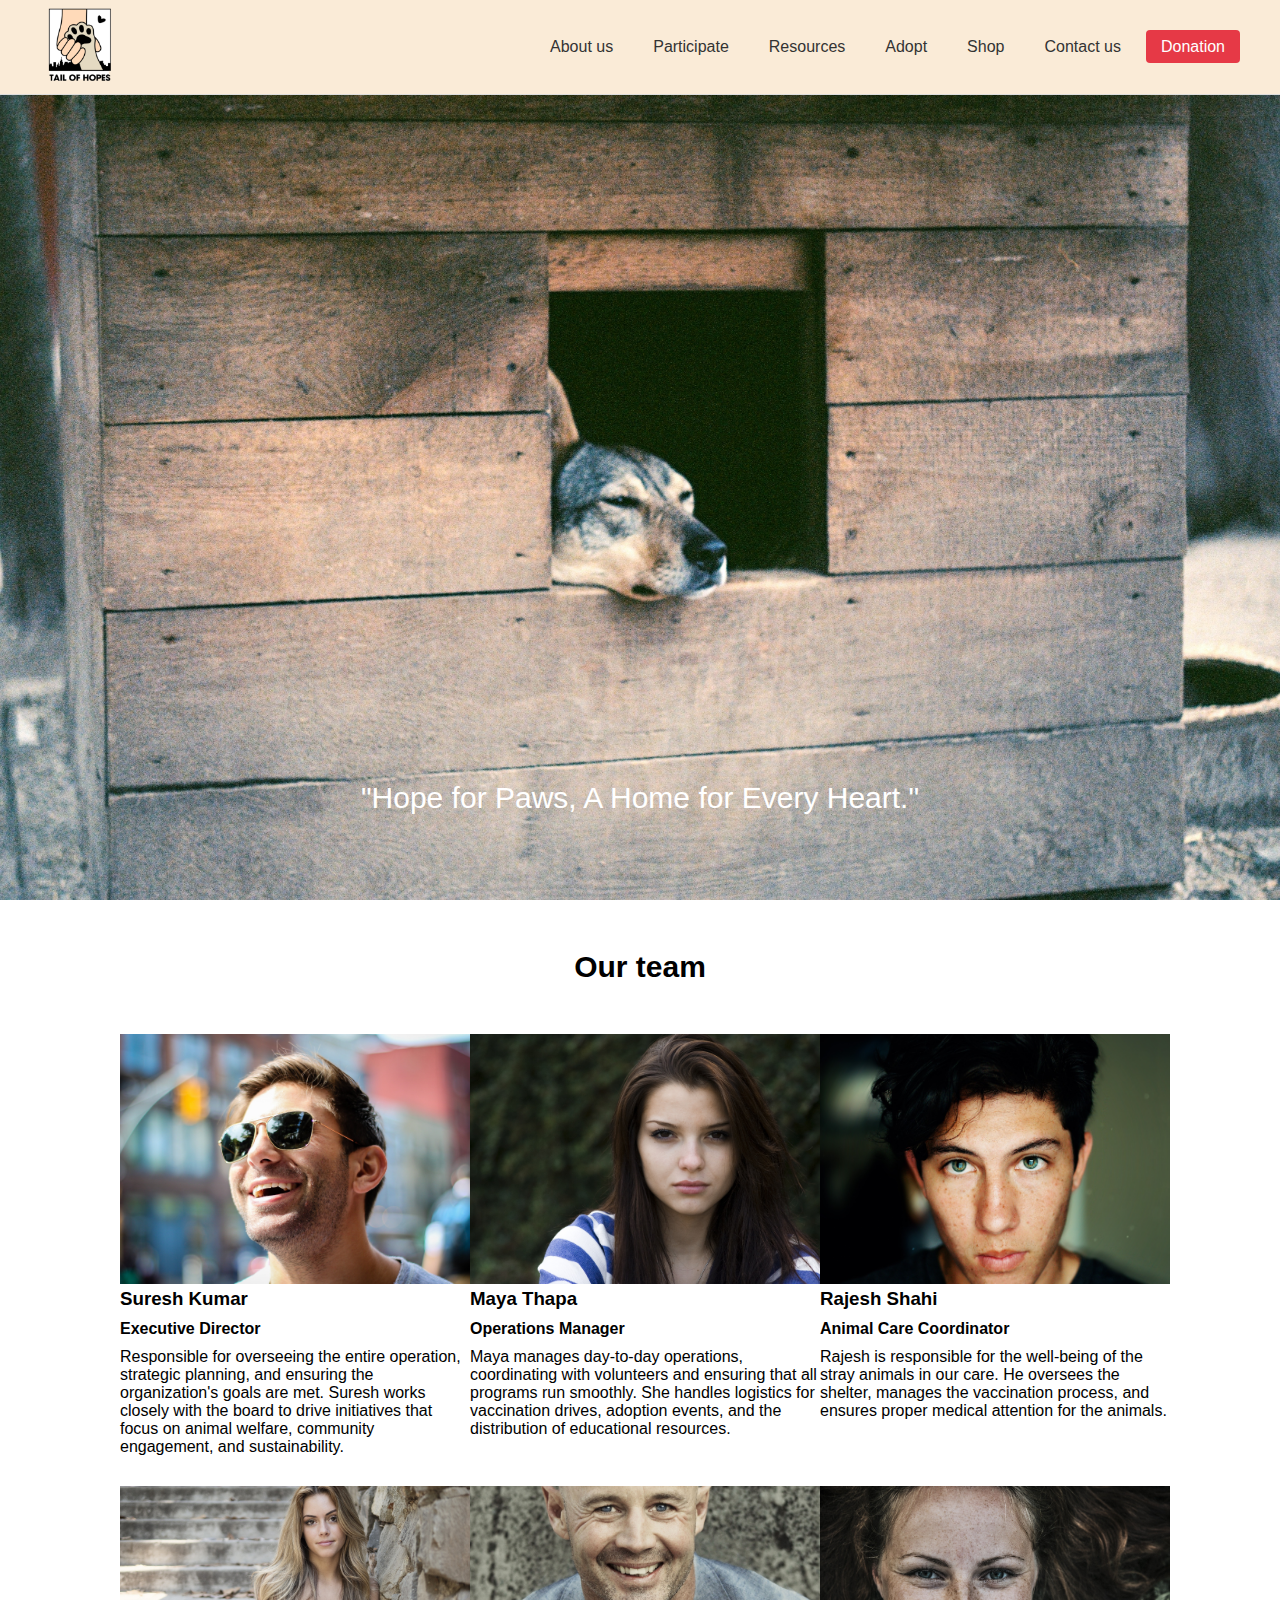
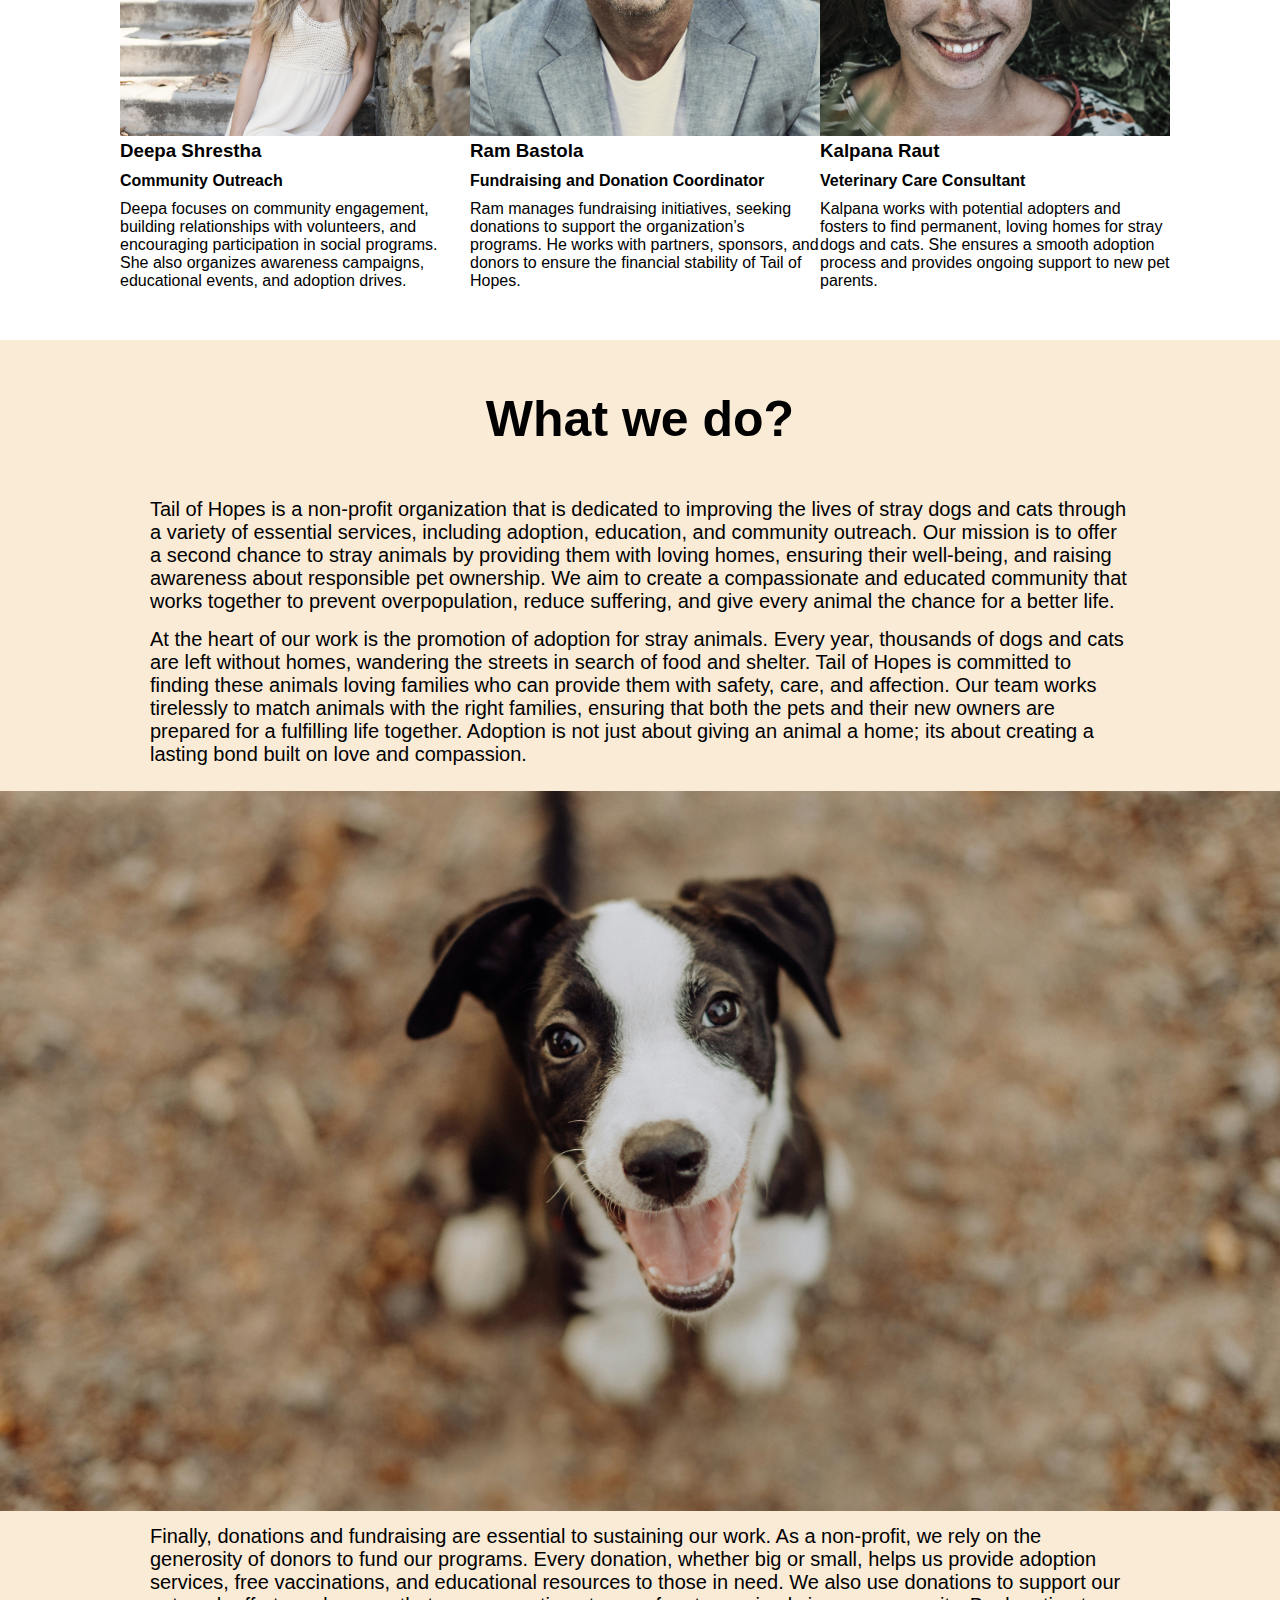
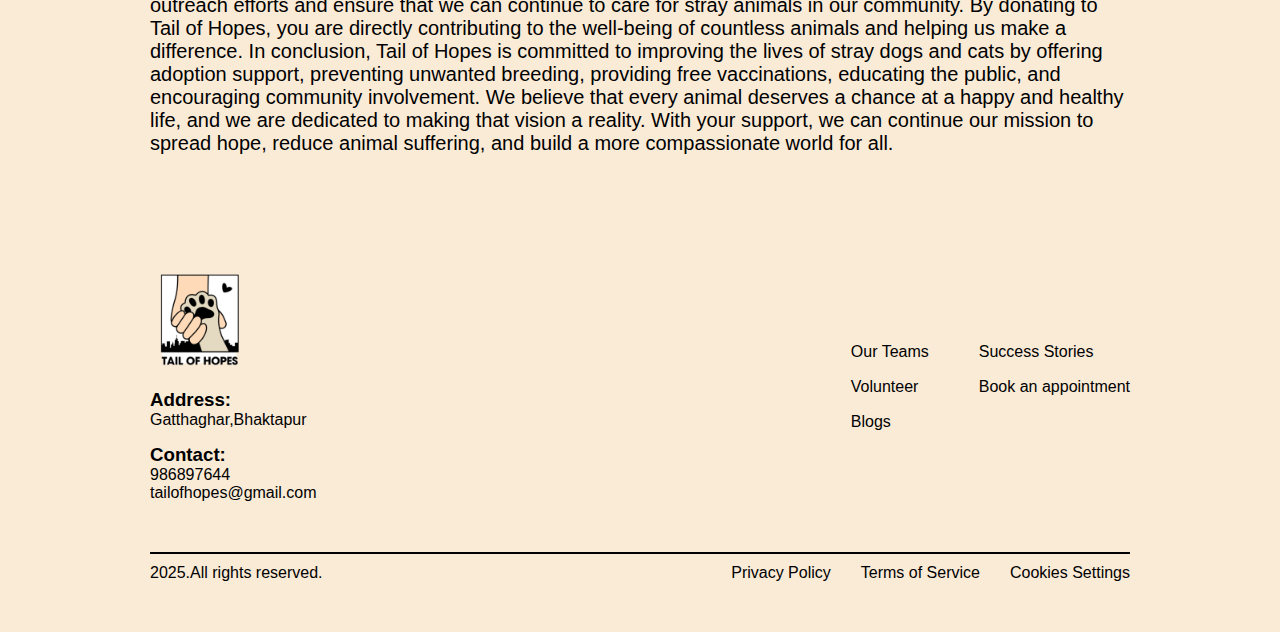
<file: otherPages/about.html>
<!DOCTYPE html>
<html lang="en">
  <head>
    <meta charset="UTF-8" />
    <meta name="viewport" content="width=device-width, initial-scale=1.0" />
    <title>About Us</title>
    <link rel="stylesheet" href="../stylesFiles/aboutStyle.css" />
    <link rel="stylesheet" href="../defaultStyle.css" />
  </head>
  <body>
    <!-- first section -->
    <section class="aboutsectionOne">
      <!-- Nav Bar -->
      <header>
        <div class="logo">
          <a href="../index.html"
            ><img
              src="../assets/logo.png"
              alt="Tail of Hopes Logo"
              class="logo-img"
          /></a>
        </div>
        <nav>
          <ul>
            <li><a href="../otherPages/about.html">About us</a></li>
            <li><a href="../otherPages/participate.html">Participate</a></li>
            <li><a href="../otherPages/blogs.html">Resources</a></li>
            <li><a href="../otherPages/Adopt.html">Adopt</a></li>
            <li><a href="../otherPages/shop.html">Shop</a></li>
            <li><a href="../otherPages/contactUs.html">Contact us</a></li>
            <li>
              <a href="../otherPages/donation.html" class="donation-btn"
                >Donation</a
              >
            </li>
          </ul>
        </nav>
      </header>

      <!-- Hero Section -->
      <div class="heroSection">
        <p>"Hope for Paws, A Home for Every Heart."</p>
      </div>
    </section>

    <section class="OurTeam">
      <h1>Our team</h1>
      <div class="OurTeamFirst">
        <div>
          <img src="../assets/happy-1836445_1920.jpg" alt="image" />
          <h3>Suresh Kumar</h3>
          <p class="semiBold">Executive Director</p>
          <p>
            Responsible for overseeing the entire operation, strategic planning,
            and ensuring the organization's goals are met. Suresh works closely
            with the board to drive initiatives that focus on animal welfare,
            community engagement, and sustainability.
          </p>
        </div>
        <div>
          <img src="../assets/woman-1132617_1920.jpg" alt="image" />
          <h3>Maya Thapa</h3>
          <p class="semiBold">Operations Manager</p>
          <p>
            Maya manages day-to-day operations, coordinating with volunteers and
            ensuring that all programs run smoothly. She handles logistics for
            vaccination drives, adoption events, and the distribution of
            educational resources.
          </p>
        </div>
        <div>
          <img src="../assets/portrait-3353699_1920.jpg" alt="image" />
          <h3>Rajesh Shahi</h3>
          <p class="semiBold">Animal Care Coordinator</p>
          <p>
            Rajesh is responsible for the well-being of the stray animals in our
            care. He oversees the shelter, manages the vaccination process, and
            ensures proper medical attention for the animals.
          </p>
        </div>
      </div>

      <div class="OurTeamSecond">
        <div>
          <img src="../assets/woman-1274056_1920.jpg" alt="image" />
          <h3>Deepa Shrestha</h3>
          <p class="semiBold">Community Outreach</p>
          <p>
            Deepa focuses on community engagement, building relationships with
            volunteers, and encouraging participation in social programs. She
            also organizes awareness campaigns, educational events, and adoption
            drives.
          </p>
        </div>
        <div>
          <img src="../assets/man-1690965_1920.jpg" alt="image" />
          <h3>Ram Bastola</h3>
          <p class="semiBold">Fundraising and Donation Coordinator</p>
          <p>
            Ram manages fundraising initiatives, seeking donations to support
            the organization’s programs. He works with partners, sponsors, and
            donors to ensure the financial stability of Tail of Hopes.
          </p>
        </div>
        <div>
          <img src="../assets/woman-1867431_1920.jpg" alt="image" />
          <h3>Kalpana Raut</h3>
          <p class="semiBold">Veterinary Care Consultant</p>
          <p>
            Kalpana works with potential adopters and fosters to find permanent,
            loving homes for stray dogs and cats. She ensures a smooth adoption
            process and provides ongoing support to new pet parents.
          </p>
        </div>
      </div>
    </section>

    <section class="WhatWeDo">
      <div>
        <h1>What we do?</h1>
      </div>
      <p>
        Tail of Hopes is a non-profit organization that is dedicated to
        improving the lives of stray dogs and cats through a variety of
        essential services, including adoption, education, and community
        outreach. Our mission is to offer a second chance to stray animals by
        providing them with loving homes, ensuring their well-being, and raising
        awareness about responsible pet ownership. We aim to create a
        compassionate and educated community that works together to prevent
        overpopulation, reduce suffering, and give every animal the chance for a
        better life.
      </p>
      <p>
        At the heart of our work is the promotion of adoption for stray animals.
        Every year, thousands of dogs and cats are left without homes, wandering
        the streets in search of food and shelter. Tail of Hopes is committed to
        finding these animals loving families who can provide them with safety,
        care, and affection. Our team works tirelessly to match animals with the
        right families, ensuring that both the pets and their new owners are
        prepared for a fulfilling life together. Adoption is not just about
        giving an animal a home; its about creating a lasting bond built on love
        and compassion.
      </p>

      <img
        src="../assets/celine-druguet-v8tLHuBZDr0-unsplash.jpg"
        alt="image"
      />

      <p>
        Finally, donations and fundraising are essential to sustaining our work.
        As a non-profit, we rely on the generosity of donors to fund our
        programs. Every donation, whether big or small, helps us provide
        adoption services, free vaccinations, and educational resources to those
        in need. We also use donations to support our outreach efforts and
        ensure that we can continue to care for stray animals in our community.
        By donating to Tail of Hopes, you are directly contributing to the
        well-being of countless animals and helping us make a difference. In
        conclusion, Tail of Hopes is committed to improving the lives of stray
        dogs and cats by offering adoption support, preventing unwanted
        breeding, providing free vaccinations, educating the public, and
        encouraging community involvement. We believe that every animal deserves
        a chance at a happy and healthy life, and we are dedicated to making
        that vision a reality. With your support, we can continue our mission to
        spread hope, reduce animal suffering, and build a more compassionate
        world for all.
      </p>
    </section>

    <section class="footer">
      <div class="footer-inside">
        <div class="footer-left-div">
          <img src="../assets/logo.png" alt="Logo" />
          <div class="first">
            <h3>Address:</h3>
            <p>Gatthaghar,Bhaktapur</p>
          </div>
          <div class="second">
            <h3>Contact:</h3>
            <p>986897644</p>
            <p>tailofhopes@gmail.com</p>
          </div>
        </div>
        <div class="footer-right-div">
          <div class="first">
            <p>Our Teams</p>
            <p>Volunteer</p>
            <p>Blogs</p>
          </div>
          <div class="second">
            <p>Success Stories</p>
            <p>Book an appointment</p>
          </div>
        </div>
      </div>
      <hr class="line" />

      <div class="footer-last">
        <p>2025.All rights reserved.</p>
        <div>
          <p>Privacy Policy</p>
          <p>Terms of Service</p>
          <p>Cookies Settings</p>
        </div>
      </div>
    </section>
  </body>
</html>
</file>
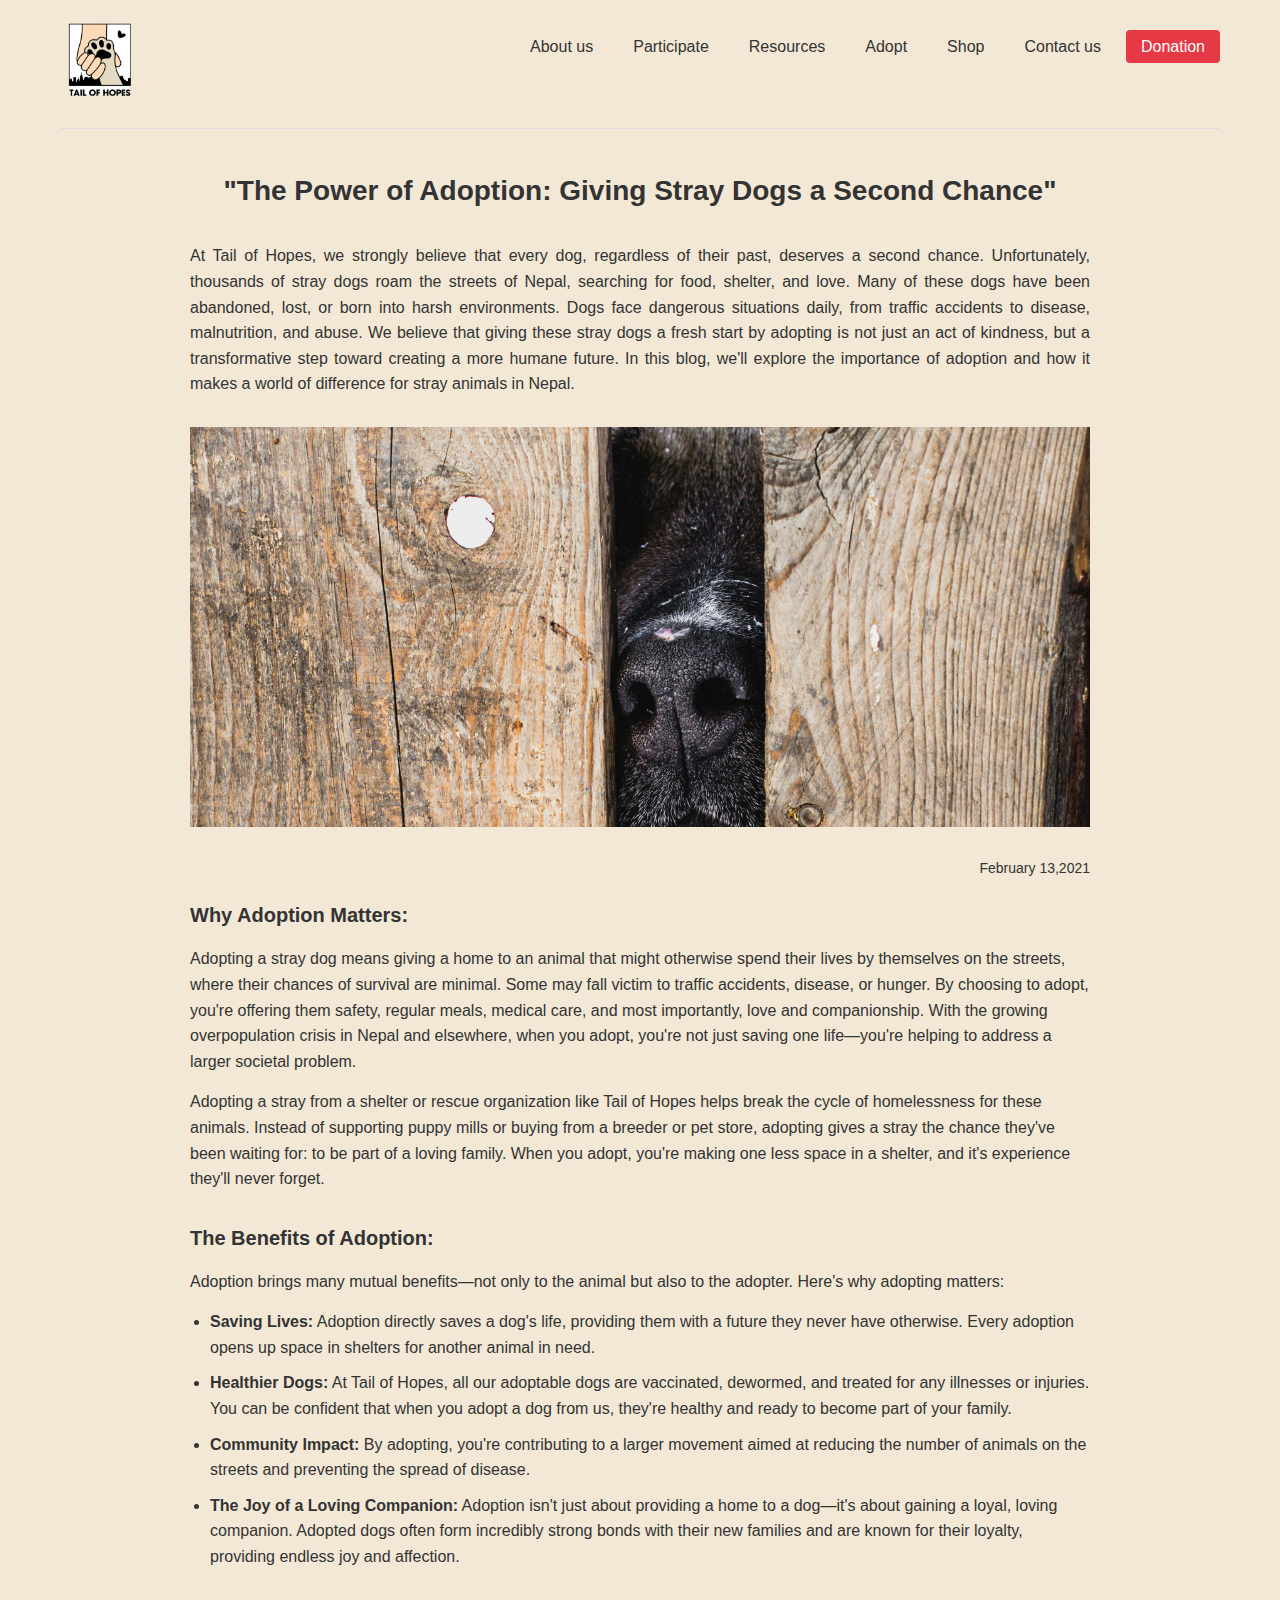
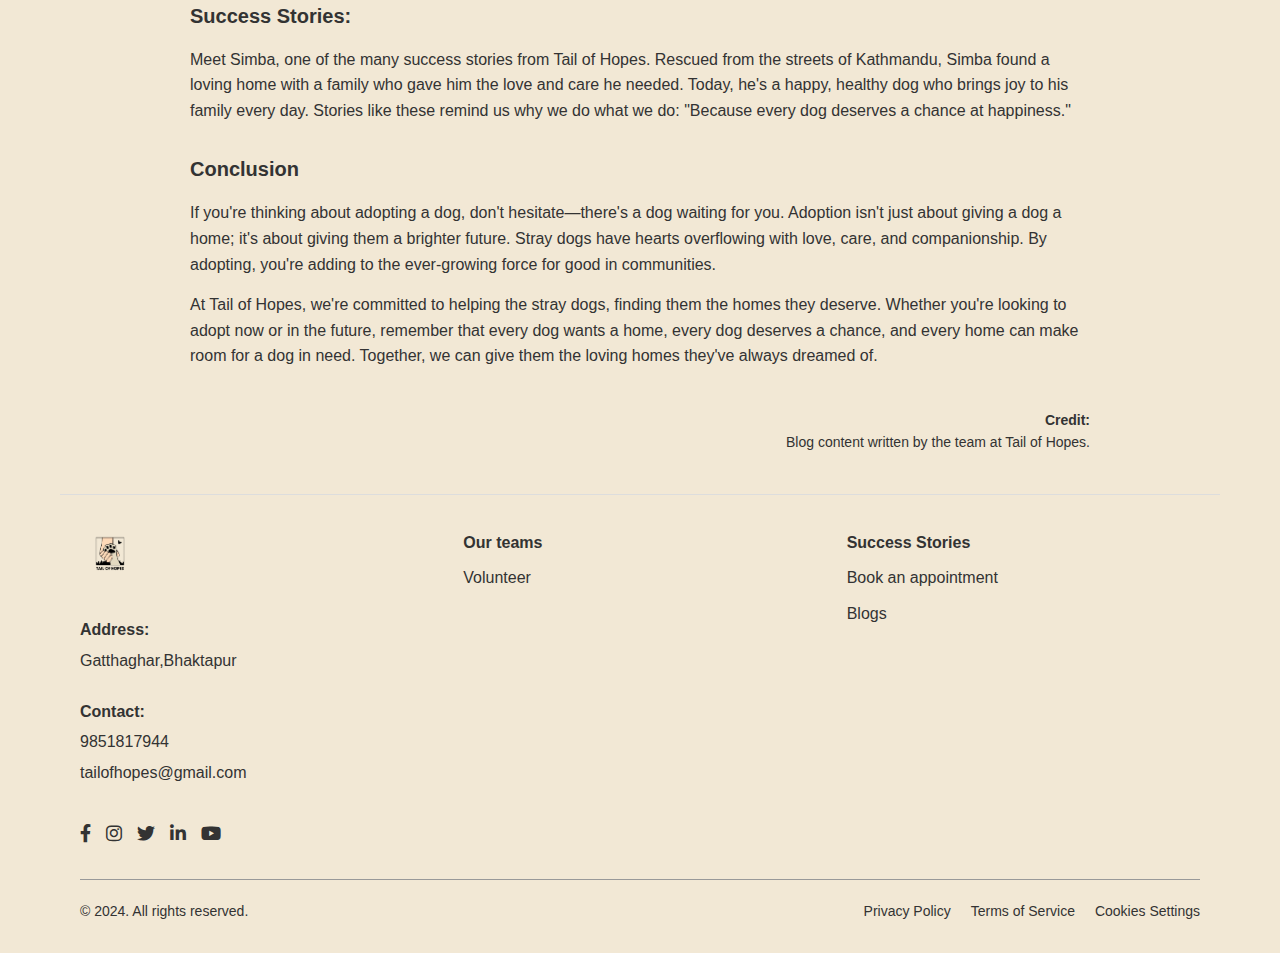
<file: otherPages/blog1.html>
<!DOCTYPE html>
<html lang="en">
  <head>
    <meta charset="UTF-8" />
    <meta name="viewport" content="width=device-width, initial-scale=1.0" />
    <title>The Power of Adoption - Tail of Hopes</title>
    <link
      rel="stylesheet"
      href="https://cdnjs.cloudflare.com/ajax/libs/font-awesome/6.0.0-beta3/css/all.min.css"
    />
    <link rel="stylesheet" href="../stylesFiles/blog1.css" />
  </head>
  <body>
    <div class="container">
      <header>
        <div class="logo">
          <a href="../index.html"
            ><img
              src="../assets/logo.png"
              alt="Tail of Hopes Logo"
              class="logo-img"
          /></a>
        </div>
        <nav>
          <ul>
            <li><a href="../otherPages/about.html">About us</a></li>
            <li><a href="../otherPages/participate.html">Participate</a></li>
            <li><a href="../otherPages/blogs.html">Resources</a></li>
            <li><a href="../otherPages/Adopt.html">Adopt</a></li>
            <li><a href="../otherPages/shop.html">Shop</a></li>
            <li><a href="../otherPages/contactUs.html">Contact us</a></li>
            <li>
              <a href="../otherPages/donation.html" class="donation-btn"
                >Donation</a
              >
            </li>
          </ul>
        </nav>
      </header>

      <main>
        <article>
          <h1>"The Power of Adoption: Giving Stray Dogs a Second Chance"</h1>

          <p class="intro-text">
            At Tail of Hopes, we strongly believe that every dog, regardless of
            their past, deserves a second chance. Unfortunately, thousands of
            stray dogs roam the streets of Nepal, searching for food, shelter,
            and love. Many of these dogs have been abandoned, lost, or born into
            harsh environments. Dogs face dangerous situations daily, from
            traffic accidents to disease, malnutrition, and abuse. We believe
            that giving these stray dogs a fresh start by adopting is not just
            an act of kindness, but a transformative step toward creating a more
            humane future. In this blog, we'll explore the importance of
            adoption and how it makes a world of difference for stray animals in
            Nepal.
          </p>

          <div class="dog-image">
            <img
              src="../assets/crazy-cake-ughGG52S0Ts-unsplash.jpg"
              alt="Dog peeking through wooden planks"
            />
          </div>

          <div class="date">February 13,2021</div>

          <section class="adoption-section">
            <h2>Why Adoption Matters:</h2>
            <p>
              Adopting a stray dog means giving a home to an animal that might
              otherwise spend their lives by themselves on the streets, where
              their chances of survival are minimal. Some may fall victim to
              traffic accidents, disease, or hunger. By choosing to adopt,
              you're offering them safety, regular meals, medical care, and most
              importantly, love and companionship. With the growing
              overpopulation crisis in Nepal and elsewhere, when you adopt,
              you're not just saving one life—you're helping to address a larger
              societal problem.
            </p>
            <p>
              Adopting a stray from a shelter or rescue organization like Tail
              of Hopes helps break the cycle of homelessness for these animals.
              Instead of supporting puppy mills or buying from a breeder or pet
              store, adopting gives a stray the chance they've been waiting for:
              to be part of a loving family. When you adopt, you're making one
              less space in a shelter, and it's experience they'll never forget.
            </p>
          </section>

          <section class="benefits-section">
            <h2>The Benefits of Adoption:</h2>
            <p>
              Adoption brings many mutual benefits—not only to the animal but
              also to the adopter. Here's why adopting matters:
            </p>
            <ul>
              <li>
                <strong>Saving Lives:</strong> Adoption directly saves a dog's
                life, providing them with a future they never have otherwise.
                Every adoption opens up space in shelters for another animal in
                need.
              </li>
              <li>
                <strong>Healthier Dogs:</strong> At Tail of Hopes, all our
                adoptable dogs are vaccinated, dewormed, and treated for any
                illnesses or injuries. You can be confident that when you adopt
                a dog from us, they're healthy and ready to become part of your
                family.
              </li>
              <li>
                <strong>Community Impact:</strong> By adopting, you're
                contributing to a larger movement aimed at reducing the number
                of animals on the streets and preventing the spread of disease.
              </li>
              <li>
                <strong>The Joy of a Loving Companion:</strong> Adoption isn't
                just about providing a home to a dog—it's about gaining a loyal,
                loving companion. Adopted dogs often form incredibly strong
                bonds with their new families and are known for their loyalty,
                providing endless joy and affection.
              </li>
            </ul>
          </section>

          <section class="success-section">
            <h2>Success Stories:</h2>
            <p>
              Meet Simba, one of the many success stories from Tail of Hopes.
              Rescued from the streets of Kathmandu, Simba found a loving home
              with a family who gave him the love and care he needed. Today,
              he's a happy, healthy dog who brings joy to his family every day.
              Stories like these remind us why we do what we do: "Because every
              dog deserves a chance at happiness."
            </p>
          </section>

          <section class="conclusion-section">
            <h2>Conclusion</h2>
            <p>
              If you're thinking about adopting a dog, don't hesitate—there's a
              dog waiting for you. Adoption isn't just about giving a dog a
              home; it's about giving them a brighter future. Stray dogs have
              hearts overflowing with love, care, and companionship. By
              adopting, you're adding to the ever-growing force for good in
              communities.
            </p>
            <p>
              At Tail of Hopes, we're committed to helping the stray dogs,
              finding them the homes they deserve. Whether you're looking to
              adopt now or in the future, remember that every dog wants a home,
              every dog deserves a chance, and every home can make room for a
              dog in need. Together, we can give them the loving homes they've
              always dreamed of.
            </p>
          </section>

          <div class="credits">
            <p><strong>Credit:</strong></p>
            <p>Blog content written by the team at Tail of Hopes.</p>
          </div>
        </article>
      </main>

      <footer>
        <div class="container">
          <div class="footer-content">
            <div class="footer-info">
              <div class="footer-logo">
                <img
                  src="../assets/White_Illustrative_Dog_Shelter_Logo-removebg-preview.png"
                  alt="Tail of Hopes Logo"
                  class="logo-img-small"
                />
              </div>

              <div class="address">
                <p><strong>Address:</strong></p>
                <p>Gatthaghar,Bhaktapur</p>
              </div>

              <div class="contact">
                <p><strong>Contact:</strong></p>
                <p>9851817944</p>
                <p>tailofhopes@gmail.com</p>
              </div>

              <div class="social-media">
                <a href="#"><i class="fab fa-facebook-f"></i></a>
                <a href="#"><i class="fab fa-instagram"></i></a>
                <a href="#"><i class="fab fa-twitter"></i></a>
                <a href="#"><i class="fab fa-linkedin-in"></i></a>
                <a href="#"><i class="fab fa-youtube"></i></a>
              </div>
            </div>

            <div class="our-team">
              <p><strong>Our teams</strong></p>
              <p>Volunteer</p>
            </div>

            <div class="success-stories">
              <p><strong>Success Stories</strong></p>
              <p>Book an appointment</p>
              <p>Blogs</p>
            </div>
          </div>

          <div class="footer-bottom">
            <p>© 2024. All rights reserved.</p>
            <div class="footer-policies">
              <a href="#">Privacy Policy</a>
              <a href="#">Terms of Service</a>
              <a href="#">Cookies Settings</a>
            </div>
          </div>
        </div>
      </footer>
    </div>
  </body>
</html>
</file>
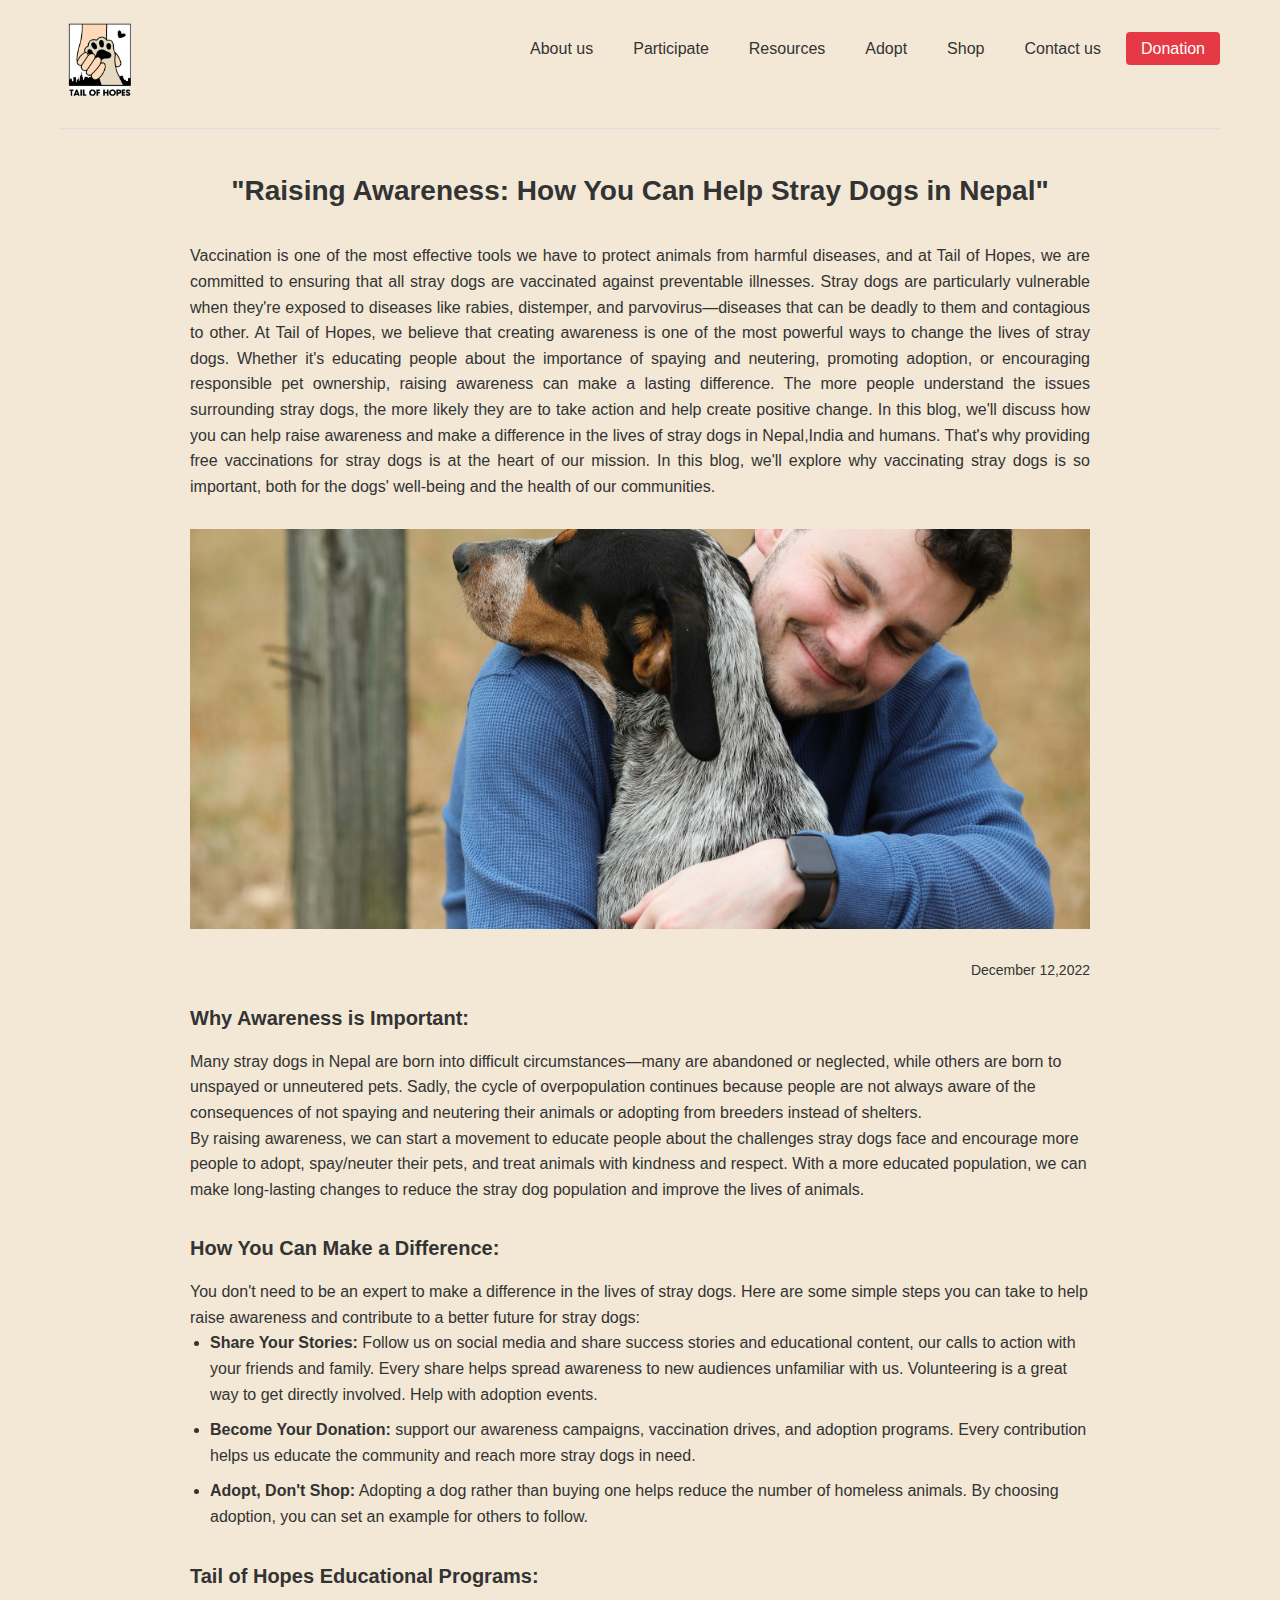
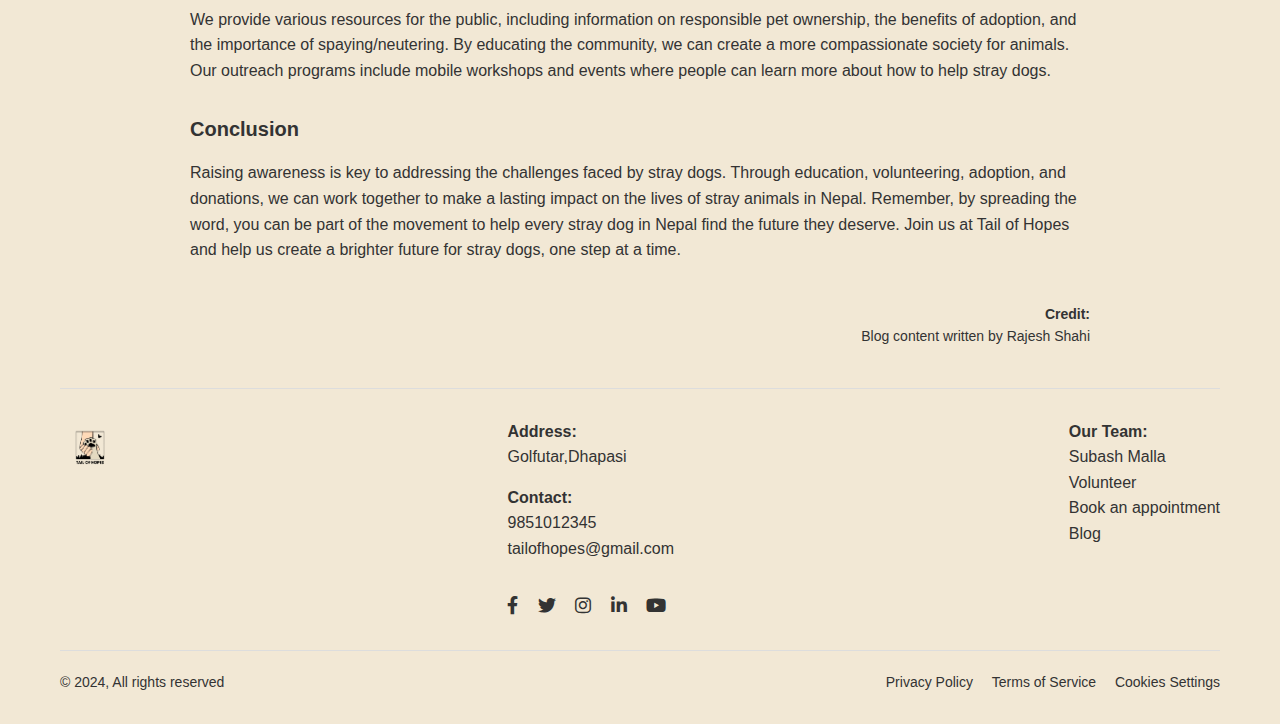
<file: otherPages/blog3.html>
<!DOCTYPE html>
<html lang="en">
  <head>
    <meta charset="UTF-8" />
    <meta name="viewport" content="width=device-width, initial-scale=1.0" />
    <title>Blog 3</title>
    <link rel="stylesheet" href="../stylesFiles/blog3.css" />
    <link
      rel="stylesheet"
      href="https://cdnjs.cloudflare.com/ajax/libs/font-awesome/6.0.0-beta3/css/all.min.css"
    />
  </head>
  <body>
    <div class="container">
      <header>
        <div class="logo">
          <a href="../index.html"
            ><img
              src="../assets/logo.png"
              alt="Tail of Hopes Logo"
              class="logo-img"
          /></a>
        </div>
        <nav>
          <ul>
            <li><a href="../otherPages/about.html">About us</a></li>
            <li><a href="../otherPages/participate.html">Participate</a></li>
            <li><a href="../otherPages/blogs.html">Resources</a></li>
            <li><a href="../otherPages/Adopt.html">Adopt</a></li>
            <li><a href="../otherPages/shop.html">Shop</a></li>
            <li><a href="../otherPages/contactUs.html">Contact us</a></li>
            <li>
              <a href="../otherPages/donation.html" class="donation-btn"
                >Donation</a
              >
            </li>
          </ul>
        </nav>
      </header>

      <main>
        <article>
          <h1>"Raising Awareness: How You Can Help Stray Dogs in Nepal"</h1>

          <p class="intro-text">
            Vaccination is one of the most effective tools we have to protect
            animals from harmful diseases, and at Tail of Hopes, we are
            committed to ensuring that all stray dogs are vaccinated against
            preventable illnesses. Stray dogs are particularly vulnerable when
            they're exposed to diseases like rabies, distemper, and
            parvovirus—diseases that can be deadly to them and contagious to
            other. At Tail of Hopes, we believe that creating awareness is one
            of the most powerful ways to change the lives of stray dogs. Whether
            it's educating people about the importance of spaying and neutering,
            promoting adoption, or encouraging responsible pet ownership,
            raising awareness can make a lasting difference. The more people
            understand the issues surrounding stray dogs, the more likely they
            are to take action and help create positive change. In this blog,
            we'll discuss how you can help raise awareness and make a difference
            in the lives of stray dogs in Nepal,India and humans. That's why
            providing free vaccinations for stray dogs is at the heart of our
            mission. In this blog, we'll explore why vaccinating stray dogs is
            so important, both for the dogs' well-being and the health of our
            communities.
          </p>

          <div class="dog-image">
            <img
              src="../assets/cynthia-smith-vDs0MCYkfQ4-unsplash.jpg"
              alt="Person with stray dog"
            />
          </div>

          <div class="date">December 12,2022</div>

          <section class="awareness-section">
            <h2>Why Awareness is Important:</h2>
            <p>
              Many stray dogs in Nepal are born into difficult
              circumstances—many are abandoned or neglected, while others are
              born to unspayed or unneutered pets. Sadly, the cycle of
              overpopulation continues because people are not always aware of
              the consequences of not spaying and neutering their animals or
              adopting from breeders instead of shelters.
            </p>
            <p>
              By raising awareness, we can start a movement to educate people
              about the challenges stray dogs face and encourage more people to
              adopt, spay/neuter their pets, and treat animals with kindness and
              respect. With a more educated population, we can make long-lasting
              changes to reduce the stray dog population and improve the lives
              of animals.
            </p>
          </section>

          <section class="difference-section">
            <h2>How You Can Make a Difference:</h2>
            <p>
              You don't need to be an expert to make a difference in the lives
              of stray dogs. Here are some simple steps you can take to help
              raise awareness and contribute to a better future for stray dogs:
            </p>
            <ul>
              <li>
                <strong>Share Your Stories:</strong> Follow us on social media
                and share success stories and educational content, our calls to
                action with your friends and family. Every share helps spread
                awareness to new audiences unfamiliar with us. Volunteering is a
                great way to get directly involved. Help with adoption events.
              </li>
              <li>
                <strong>Become Your Donation:</strong> support our awareness
                campaigns, vaccination drives, and adoption programs. Every
                contribution helps us educate the community and reach more stray
                dogs in need.
              </li>
              <li>
                <strong>Adopt, Don't Shop:</strong> Adopting a dog rather than
                buying one helps reduce the number of homeless animals. By
                choosing adoption, you can set an example for others to follow.
              </li>
            </ul>
          </section>

          <section class="programs-section">
            <h2>Tail of Hopes Educational Programs:</h2>
            <p>
              We provide various resources for the public, including information
              on responsible pet ownership, the benefits of adoption, and the
              importance of spaying/neutering. By educating the community, we
              can create a more compassionate society for animals. Our outreach
              programs include mobile workshops and events where people can
              learn more about how to help stray dogs.
            </p>
          </section>

          <section class="conclusion-section">
            <h2>Conclusion</h2>
            <p>
              Raising awareness is key to addressing the challenges faced by
              stray dogs. Through education, volunteering, adoption, and
              donations, we can work together to make a lasting impact on the
              lives of stray animals in Nepal. Remember, by spreading the word,
              you can be part of the movement to help every stray dog in Nepal
              find the future they deserve. Join us at Tail of Hopes and help us
              create a brighter future for stray dogs, one step at a time.
            </p>
          </section>

          <div class="credits">
            <p><strong>Credit:</strong></p>
            <p>Blog content written by Rajesh Shahi</p>
          </div>
        </article>
      </main>

      <footer>
        <div class="footer-content">
          <div class="footer-logo">
            <img
              src="../assets/White_Illustrative_Dog_Shelter_Logo-removebg-preview.png"
              alt="Tail of Hopes Logo"
              class="logo-img-small"
            />
          </div>

          <div class="footer-info">
            <div class="address">
              <p><strong>Address:</strong></p>
              <p>Golfutar,Dhapasi</p>
            </div>

            <div class="contact">
              <p><strong>Contact:</strong></p>
              <p>9851012345</p>
              <p>tailofhopes@gmail.com</p>
            </div>

            <div class="social-media">
              <a href="#"><i class="fab fa-facebook-f"></i></a>
              <a href="#"><i class="fab fa-twitter"></i></a>
              <a href="#"><i class="fab fa-instagram"></i></a>
              <a href="#"><i class="fab fa-linkedin-in"></i></a>
              <a href="#"><i class="fab fa-youtube"></i></a>
            </div>
          </div>

          <div class="footer-links">
            <div class="our-team">
              <p><strong>Our Team:</strong></p>
              <p>Subash Malla</p>
              <p>Volunteer</p>
              <p>Book an appointment</p>
              <p>Blog</p>
            </div>
          </div>
        </div>

        <div class="footer-bottom">
          <p>© 2024, All rights reserved</p>
          <div class="footer-policies">
            <a href="#">Privacy Policy</a>
            <a href="#">Terms of Service</a>
            <a href="#">Cookies Settings</a>
          </div>
        </div>
      </footer>
    </div>
  </body>
</html>
</file>
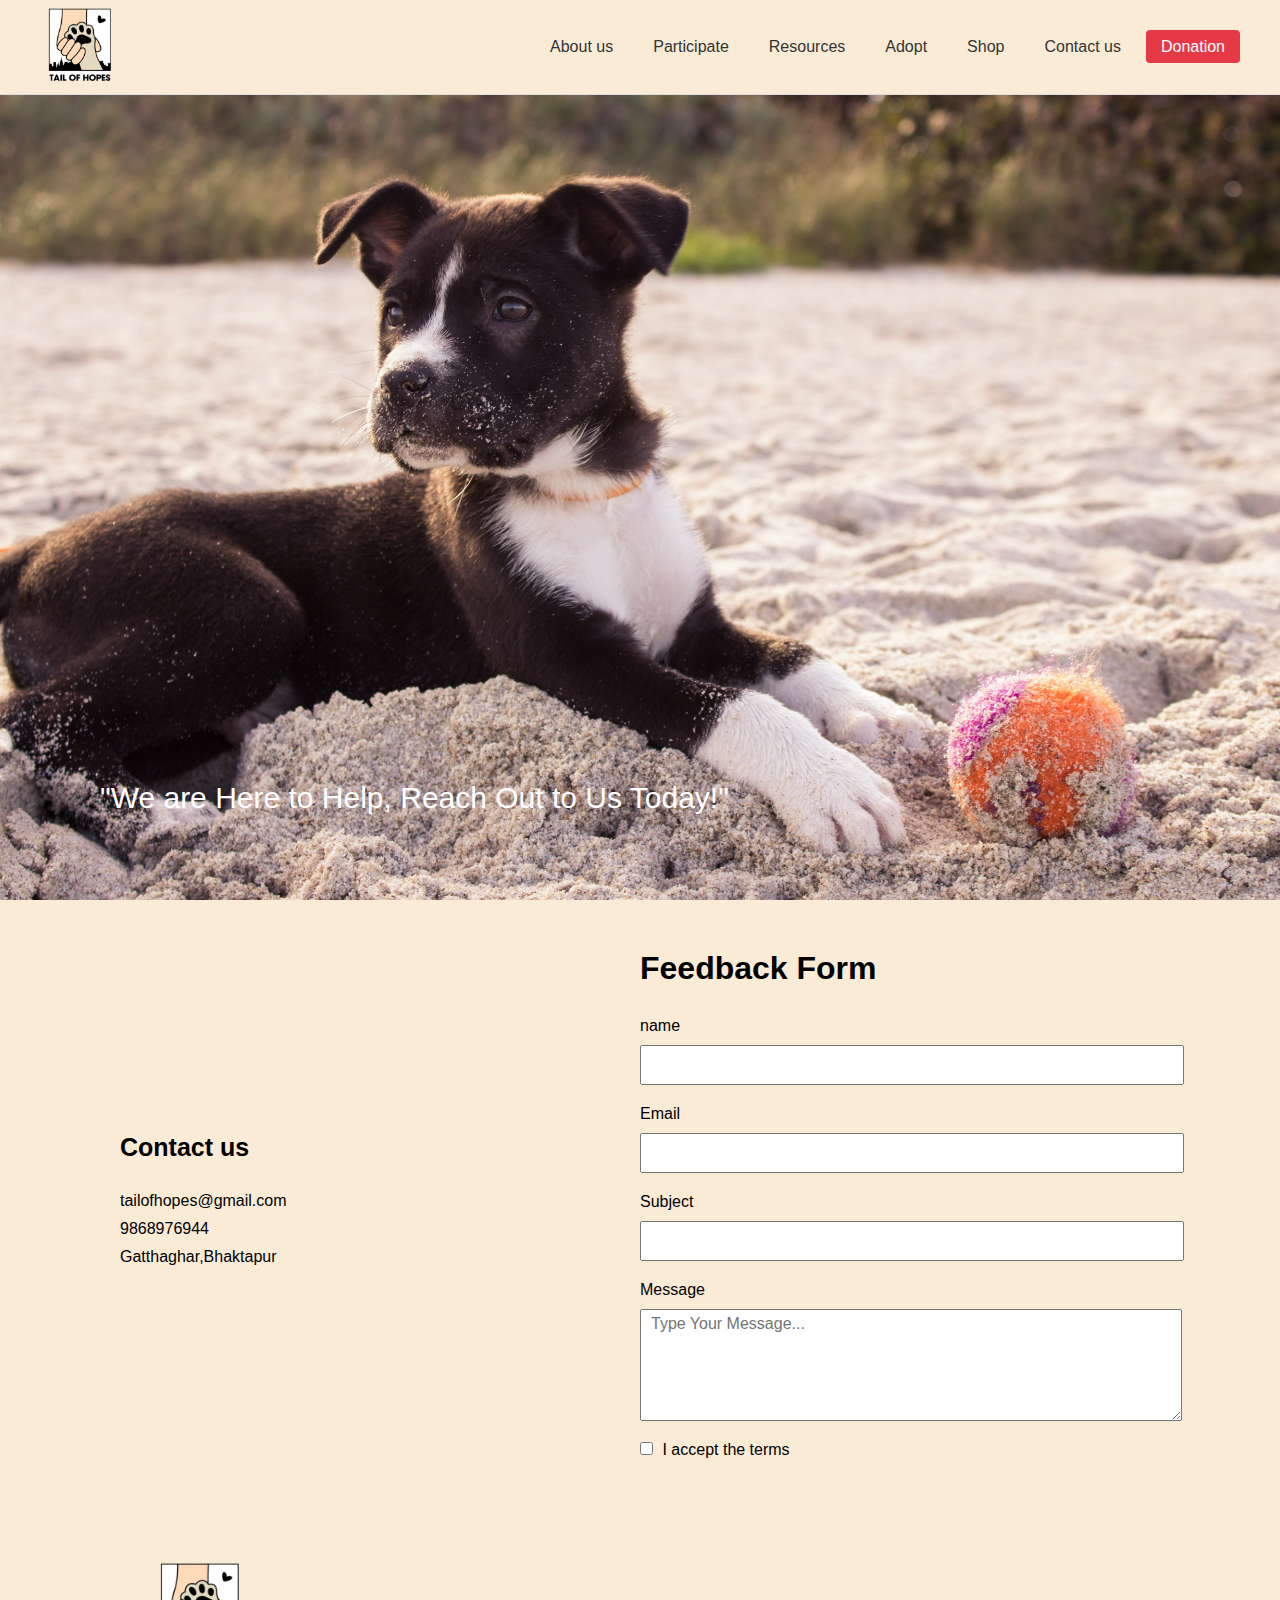
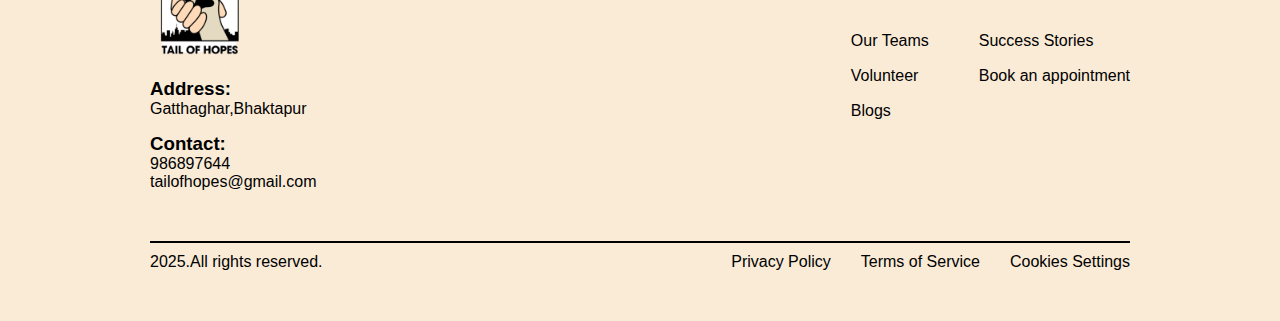
<file: otherPages/contactUs.html>
<!DOCTYPE html>
<html lang="en">
  <head>
    <meta charset="UTF-8" />
    <meta name="viewport" content="width=device-width, initial-scale=1.0" />
    <title>Contact Us</title>
    <link rel="stylesheet" href="../defaultStyle.css" />
    <link rel="stylesheet" href="../stylesFiles/contactUs.css" />
  </head>
  <body>
    <section class="contactsectionOne">
      <!-- Nav Bar -->

      <header>
        <div class="logo">
          <a href="../index.html"
            ><img
              src="../assets/logo.png"
              alt="Tail of Hopes Logo"
              class="logo-img"
          /></a>
        </div>
        <nav>
          <ul>
            <li><a href="../otherPages/about.html">About us</a></li>
            <li><a href="../otherPages/participate.html">Participate</a></li>
            <li><a href="../otherPages/blogs.html">Resources</a></li>
            <li><a href="../otherPages/Adopt.html">Adopt</a></li>
            <li><a href="../otherPages/shop.html">Shop</a></li>
            <li><a href="../otherPages/contactUs.html">Contact us</a></li>
            <li>
              <a href="../otherPages/donation.html" class="donation-btn"
                >Donation</a
              >
            </li>
          </ul>
        </nav>
      </header>

      <!-- Hero Section -->
      <div class="heroSection">
        <p>"We are Here to Help, Reach Out to Us Today!"</p>
      </div>
    </section>

    <section class="contactForm">
      <div class="left">
        <h1>Contact us</h1>
        <p>tailofhopes@gmail.com</p>
        <p>9868976944</p>
        <p>Gatthaghar,Bhaktapur</p>
      </div>

      <div class="right">
        <h1>Feedback Form</h1>
        <form action="">
          <label for="name">name</label>
          <input type="text" />
          <label for="">Email</label>
          <input type="email" />
          <label for="">Subject</label>
          <input type="text" />
          <label for="">Message</label>
          <textarea name="" id="" placeholder="Type Your Message..."></textarea>
        </form>
        <div>
          <input type="checkbox" />
          <label for="">I accept the terms</label>
        </div>
      </div>
    </section>

    <section class="footer">
      <div class="footer-inside">
        <div class="footer-left-div">
          <img src="../assets/logo.png" alt="Logo" />
          <div class="first">
            <h3>Address:</h3>
            <p>Gatthaghar,Bhaktapur</p>
          </div>
          <div class="second">
            <h3>Contact:</h3>
            <p>986897644</p>
            <p>tailofhopes@gmail.com</p>
          </div>
        </div>
        <div class="footer-right-div">
          <div class="first">
            <p>Our Teams</p>
            <p>Volunteer</p>
            <p>Blogs</p>
          </div>
          <div class="second">
            <p>Success Stories</p>
            <p>Book an appointment</p>
          </div>
        </div>
      </div>
      <hr class="line" />

      <div class="footer-last">
        <p>2025.All rights reserved.</p>
        <div>
          <p>Privacy Policy</p>
          <p>Terms of Service</p>
          <p>Cookies Settings</p>
        </div>
      </div>
    </section>
  </body>
</html>
</file>
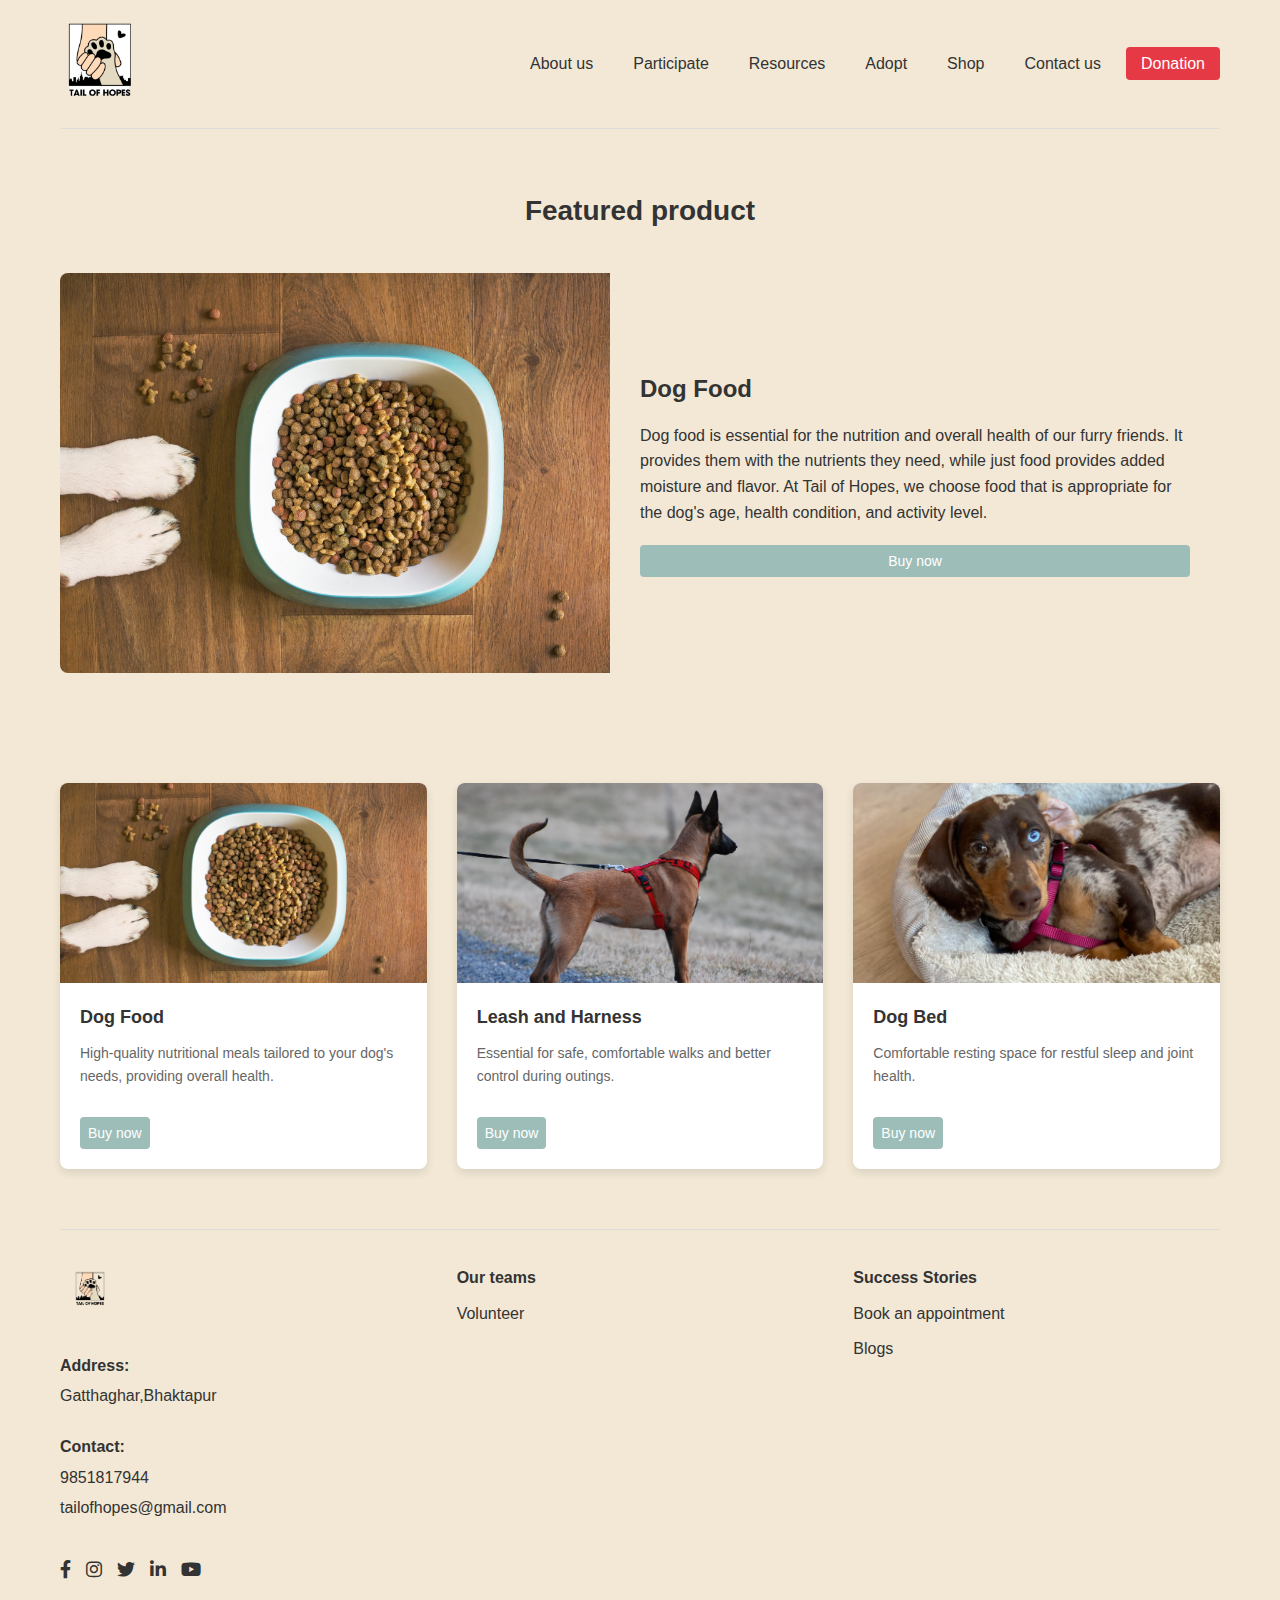
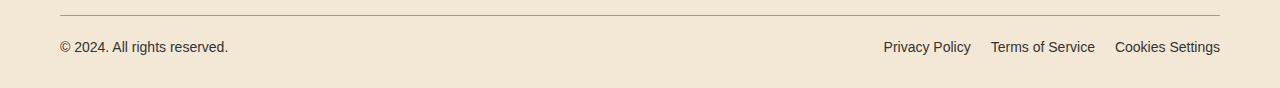
<file: otherPages/shop.html>
<!DOCTYPE html>
<html lang="en">
  <head>
    <meta charset="UTF-8" />
    <meta name="viewport" content="width=device-width, initial-scale=1.0" />
    <title>Shop - Tail of Hopes</title>
    <link rel="stylesheet" href="../stylesFiles/shop.css" />
    <link
      rel="stylesheet"
      href="https://cdnjs.cloudflare.com/ajax/libs/font-awesome/6.0.0-beta3/css/all.min.css"
    />
  </head>
  <body>
    <div class="container">
      <header>
        <div class="logo">
          <a href="../index.html"
            ><img
              src="../assets/logo.png"
              alt="Tail of Hopes Logo"
              class="logo-img"
          /></a>
        </div>
        <nav>
          <ul>
            <li><a href="../otherPages/about.html">About us</a></li>
            <li><a href="../otherPages/participate.html">Participate</a></li>
            <li><a href="../otherPages/blogs.html">Resources</a></li>
            <li><a href="../otherPages/Adopt.html">Adopt</a></li>
            <li><a href="../otherPages/shop.html">Shop</a></li>
            <li><a href="../otherPages/contactUs.html">Contact us</a></li>
            <li>
              <a href="../otherPages/donation.html" class="donation-btn"
                >Donation</a
              >
            </li>
          </ul>
        </nav>
      </header>

      <section class="featured-section">
        <h2 class="section-title">Featured product</h2>
        <div class="featured-product">
          <div class="featured-image">
            <img
              src="../assets/dog-food-5168940_1920.jpg"
              alt="Dog Food in Bowl"
            />
          </div>
          <div class="featured-content">
            <h3>Dog Food</h3>
            <p>
              Dog food is essential for the nutrition and overall health of our
              furry friends. It provides them with the nutrients they need,
              while just food provides added moisture and flavor. At Tail of
              Hopes, we choose food that is appropriate for the dog's age,
              health condition, and activity level.
            </p>
            <button class="buy-btn">Buy now</button>
          </div>
        </div>
      </section>

      <section class="products-section">
        <div class="product-grid">
          <div class="product-card">
            <div class="product-image">
              <img src="../assets/dog-food-5168940_1920.jpg" alt="Dog Food" />
            </div>
            <div class="product-content">
              <h3>Dog Food</h3>
              <p>
                High-quality nutritional meals tailored to your dog's needs,
                providing overall health.
              </p>
              <button class="buy-btn">Buy now</button>
            </div>
          </div>

          <div class="product-card">
            <div class="product-image">
              <img src="../assets/dogs-5971244.jpg" alt="Leash and Harness" />
            </div>
            <div class="product-content">
              <h3>Leash and Harness</h3>
              <p>
                Essential for safe, comfortable walks and better control during
                outings.
              </p>
              <button class="buy-btn">Buy now</button>
            </div>
          </div>

          <div class="product-card">
            <div class="product-image">
              <img src="../assets/dachshund-6230978.jpg" alt="Dog Bed" />
            </div>
            <div class="product-content">
              <h3>Dog Bed</h3>
              <p>
                Comfortable resting space for restful sleep and joint health.
              </p>
              <button class="buy-btn">Buy now</button>
            </div>
          </div>
        </div>
      </section>

      <footer>
        <div class="footer-content">
          <div class="footer-info">
            <div class="footer-logo">
              <img
                src="../assets/White_Illustrative_Dog_Shelter_Logo-removebg-preview.png"
                alt="Tail of Hopes Logo"
                class="logo-img-small"
              />
            </div>

            <div class="address">
              <p><strong>Address:</strong></p>
              <p>Gatthaghar,Bhaktapur</p>
            </div>

            <div class="contact">
              <p><strong>Contact:</strong></p>
              <p>9851817944</p>
              <p>tailofhopes@gmail.com</p>
            </div>

            <div class="social-media">
              <a href="#"><i class="fab fa-facebook-f"></i></a>
              <a href="#"><i class="fab fa-instagram"></i></a>
              <a href="#"><i class="fab fa-twitter"></i></a>
              <a href="#"><i class="fab fa-linkedin-in"></i></a>
              <a href="#"><i class="fab fa-youtube"></i></a>
            </div>
          </div>

          <div class="our-team">
            <p><strong>Our teams</strong></p>
            <p>Volunteer</p>
          </div>

          <div class="success-stories">
            <p><strong>Success Stories</strong></p>
            <p>Book an appointment</p>
            <p>Blogs</p>
          </div>
        </div>

        <div class="footer-bottom">
          <p>© 2024. All rights reserved.</p>
          <div class="footer-policies">
            <a href="#">Privacy Policy</a>
            <a href="#">Terms of Service</a>
            <a href="#">Cookies Settings</a>
          </div>
        </div>
      </footer>
    </div>
  </body>
</html>
</file>
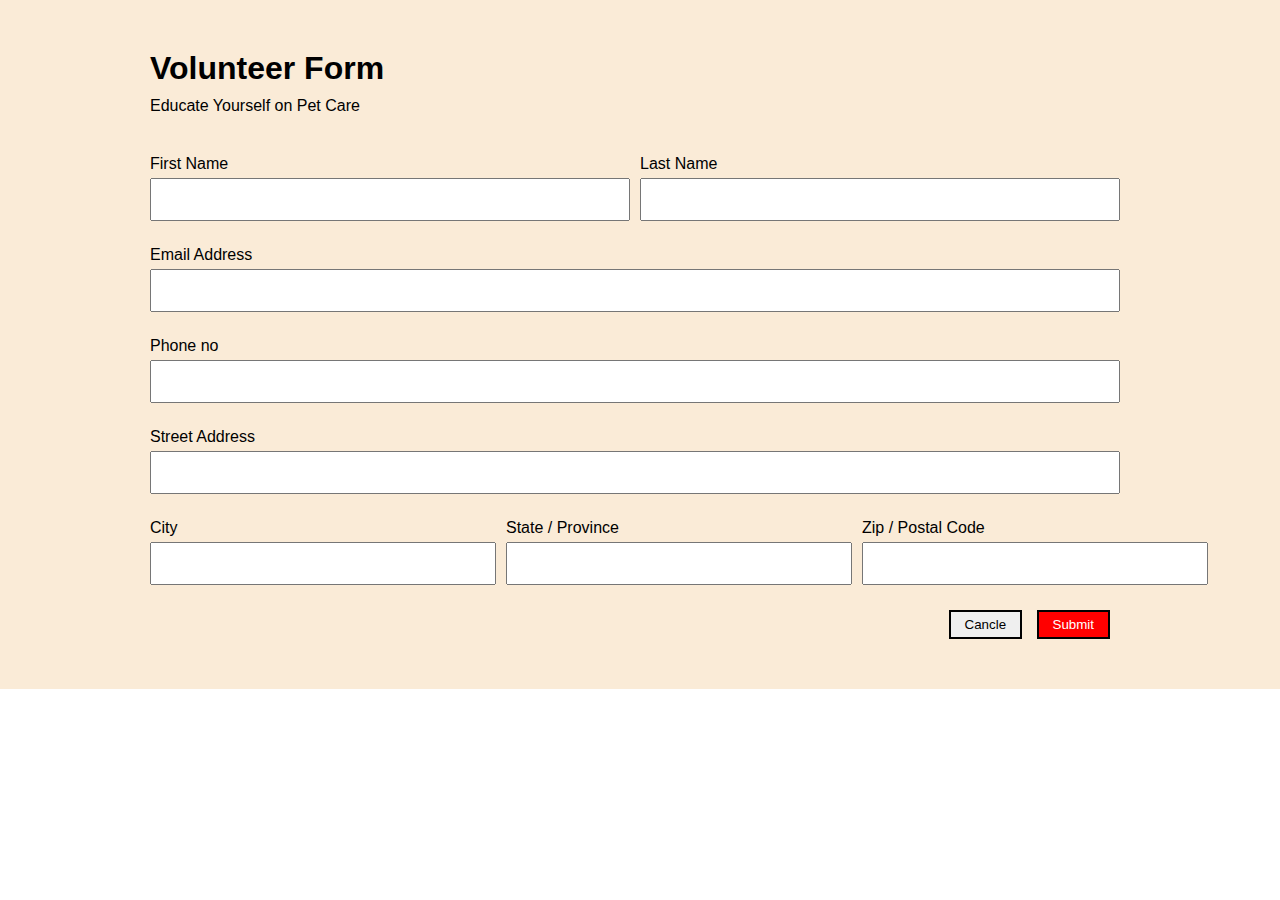
<file: otherPages/VolunteerForm.html>
<!DOCTYPE html>
<html lang="en">
  <head>
    <meta charset="UTF-8" />
    <meta name="viewport" content="width=device-width, initial-scale=1.0" />
    <title>Volunteer Form</title>
    <link rel="stylesheet" href="../defaultStyle.css" />
    <link rel="stylesheet" href="../stylesFiles/VolunForm.css" />
  </head>
  <body>
    <section class="Volunteer">
      <h1>Volunteer Form</h1>
      <p>Educate Yourself on Pet Care</p>

      <form action="">
        <div class="one">
          <div class="two">
            <label for="name">First Name</label>
            <input type="text" />
          </div>
          <div class="two">
            <label for="last name">Last Name</label>
            <input type="text" />
          </div>
        </div>

        <label for="email">Email Address</label>
        <input type="email" />

        <label for="phone no">Phone no</label>
        <input type="text" />

        <label for="Address">Street Address</label>
        <input type="text" />

        <div class="one">
          <div class="two">
            <label for="city">City</label>
            <input type="text" name="" id="" />
          </div>
          <div class="two">
            <label for="">State / Province</label>
            <input type="text" />
          </div>
          <div class="two">
            <label for="Zip / Postal Code">Zip / Postal Code</label>
            <input type="text" />
          </div>
        </div>

        <div class="formButton">
          <button class="formButtonOne">Cancle</button>
          <button class="formButtonTwo">Submit</button>
        </div>
      </form>
    </section>
  </body>
</html>
</file>
<file: stylesFiles/aboutStyle.css>
.aboutsectionOne {
  height: 100vh;

  background-image: url(../assets/jana-shnipelson-j_Z5N9p_XOc-unsplash.jpg);
  background-position: center;
  background-size: cover;

  background-color: antiquewhite;
}

.heroSection {
  display: flex;
  justify-content: center;
  align-items: end;
  z-index: 100;
  height: 80%;
}
.heroSection p {
  font-size: 30px;
  color: white;
}

/* Our Team */

.OurTeam {
  padding-block: 50px;
  padding-inline: 120px;
  text-align: center;
}
.OurTeam h1 {
  font-weight: bold;
  font-size: 30px;
}

.OurTeamFirst {
  display: flex;
  justify-content: space-between;
  margin-block: 50px 30px;
  text-align: left;
}

.OurTeamFirst div img {
  width: 350px;
  height: 250px;
  object-fit: cover;
  object-position: center;
}
.OurTeamFirst div {
  width: 350px;
}
.OurTeamFirst div p {
  margin-top: 10px;
}
.OurTeamFirst div .semiBold {
  font-weight: bold;
}

.OurTeamSecond {
  display: flex;
  justify-content: space-between;
  text-align: left;
}
.OurTeamSecond div img {
  width: 350px;
  height: 250px;
  object-fit: cover;
  object-position: center;
}
.OurTeamSecond div {
  width: 350px;
}
.OurTeamSecond div p {
  margin-top: 10px;
}
.OurTeamSecond div .semiBold {
  font-weight: bold;
}

/* What we do */

.WhatWeDo {
  background-color: antiquewhite;
  padding-block: 50px;
}
.WhatWeDo div {
  text-align: center;
  margin-bottom: 50px;
  font-size: 25px;
}
.WhatWeDo p {
  font-size: 20px;
  margin-bottom: 15px;
  padding-inline: 150px;
}

.WhatWeDo img {
  width: 100%;
  height: 80vh;
  object-fit: cover;
  object-position: center;
  padding-block: 10px;
}
</file>
<file: defaultStyle.css>
* {
  margin: 0;
  padding: 0;
  font-family: "Poppins", sans-serif;
}

.sameButton {
  background-color: red;
  color: white;
  padding: 8px 13px;
  border: none;
}

/* ------------------- Foother Section --------------- */

.footer {
  background-color: antiquewhite;
  padding-block: 50px;
  padding-inline: 150px;
}

.footer-inside {
  display: flex;
  justify-content: space-between;
  align-items: center;
}

.footer-right-div {
  display: flex;
  justify-content: space-evenly;
}
.footer-left-div img {
  width: 100px;
  height: 100px;
}

.footer-left-div .first {
  margin-block: 15px;
}

.footer-right-div .first {
  margin-right: 50px;
}
.footer-right-div .first {
  line-height: 35px;
}
.footer-right-div .second {
  line-height: 35px;
}

.footer .line {
  margin-top: 50px;
  margin-bottom: 10px;
  border: 1px solid black;
}

.footer-last {
  display: flex;
  justify-content: space-between;
  align-items: center;
}
.footer-last div {
  display: flex;
  justify-content: center;
  align-items: center;
}
.footer-last div p {
  margin-left: 30px;
}

/* NavBar */

header {
  display: flex;
  justify-content: space-between;
  align-items: center;
  padding: 5px 40px;
  border-bottom: 1px solid #ddd;
  background-color: antiquewhite;
}

.logo {
  width: 80px;
}

.logo-img {
  width: 100%;
  height: auto;
}

nav ul {
  display: flex;
  list-style: none;
}

nav ul li {
  margin-left: 10px;
}

nav ul li a {
  text-decoration: none;
  color: #333;
  padding: 8px 15px;
  border-radius: 4px;
  transition: background-color 0.3s;
}

nav ul li a:hover {
  background-color: #e6dbc8;
}

.donation-btn {
  background-color: #e63946;
  color: white !important;
  padding: 8px 15px;
  border-radius: 4px;
  transition: background-color 0.3s;
}

.donation-btn:hover {
  background-color: #c1121f;
}
</file>
<file: stylesFiles/blog1.css>
* {
    margin: 0;
    padding: 0;
    box-sizing: border-box;
    font-family: Arial, sans-serif;
}

body {
    background-color: #f2e8d5; 
    color: #333;
    line-height: 1.6;
}

.container {
    max-width: 1200px;
    margin: 0 auto;
    padding: 0 20px;
}

header {
    display: flex;
    justify-content: space-between;
    align-items: center;
    padding: 20px 0;
    border-bottom: 1px solid #ddd;
}

.logo {
    width: 80px;
}

.logo-img {
    width: 100%;
    height: auto;
}

nav ul {
    display: flex;
    list-style: none;
}

nav ul li {
    margin-left: 10px;
}

nav ul li a {
    text-decoration: none;
    color: #333;
    padding: 8px 15px;
    border-radius: 4px;
    transition: background-color 0.3s;
}

nav ul li a:hover {
    background-color: #e6dbc8;
}

.donation-btn {
    background-color: #e63946;
    color: white !important;
    padding: 8px 15px;
    border-radius: 4px;
    transition: background-color 0.3s;
}

.donation-btn:hover {
    background-color: #c1121f;
}

main {
    padding: 40px 0;
}

article {
    max-width: 900px;
    margin: 0 auto;
}

h1 {
    font-size: 28px;
    text-align: center;
    margin-bottom: 30px;
}

.intro-text {
    margin-bottom: 30px;
    text-align: justify;
}

.dog-image {
    width: 100%;
    height: 400px;
    overflow: hidden;
    margin: 30px 0;
    background-color: #ddd;
    display: flex;
    justify-content: center;
    align-items: center;
}

.dog-image img {
    width: 100%;
    height: 100%;
    object-fit: cover;
}

.date {
    text-align: right;
    font-size: 14px;
    margin-bottom: 20px;
}

section {
    margin-bottom: 30px;
}

h2 {
    font-size: 20px;
    margin-bottom: 15px;
}

ul {
    padding-left: 20px;
    margin-bottom: 20px;
}

li {
    margin-bottom: 15px;
}

.credits {
    margin-top: 40px;
    font-size: 14px;
    text-align: right;
}

.adoption-section p,
.benefits-section p,
.success-section p,
.conclusion-section p {
    margin-bottom: 15px;
}

.benefits-section ul {
    list-style-type: disc;
}

.benefits-section li {
    margin-bottom: 10px;
}

.success-section {
    margin-top: 30px;
}

.conclusion-section {
    margin-top: 30px;
}

footer {
    background-color: #f2e8d5;
    padding: 30px 0;
    border-top: 1px solid #ddd;
}

.footer-content {
    display: grid;
    grid-template-columns: 1fr 1fr 1fr;
    gap: 30px;
    margin-bottom: 30px;
}

.footer-logo {
    margin-bottom: 20px;
}

.logo-img-small {
    width: 60px;
    height: auto;
}

.footer-info {
    display: flex;
    flex-direction: column;
}

.address, .contact {
    margin-bottom: 15px;
}

.address p, .contact p {
    margin: 5px 0;
}

.social-media {
    display: flex;
    gap: 15px;
    margin-top: 15px;
}

.social-media a {
    color: #333;
    font-size: 18px;
}

.footer-links {
    display: flex;
    justify-content: space-between;
}

.our-team, .success-stories {
    display: flex;
    flex-direction: column;
}

.our-team p, .success-stories p {
    margin: 5px 0;
}

.footer-bottom {
    display: flex;
    justify-content: space-between;
    padding-top: 20px;
    border-top: 1px solid #999;
    font-size: 14px;
    margin-top: 20px;
}

.footer-policies {
    display: flex;
    gap: 20px;
}

.footer-policies a {
    color: #333;
    text-decoration: none;
}

.footer-policies a:hover {
    text-decoration: underline;
}
</file>
<file: stylesFiles/blog3.css>
* {
    margin: 0;
    padding: 0;
    box-sizing: border-box;
    font-family: Arial, sans-serif;
}

body {
    background-color: #f2e8d5; 
    color: #333;
    line-height: 1.6;
}

.container {
    max-width: 1200px;
    margin: 0 auto;
    padding: 0 20px;
}

header {
    display: flex;
    justify-content: space-between;
    align-items: center;
    padding: 20px 0;
    border-bottom: 1px solid #ddd;
}

.logo {
    width: 80px;
}

.logo-img {
    width: 100%;
    height: auto;
}

nav ul {
    display: flex;
    list-style: none;
}

nav ul li {
    margin-left: 10px;
}

nav ul li a {
    text-decoration: none;
    color: #333;
    padding: 8px 15px;
    border-radius: 4px;
    transition: background-color 0.3s;
}

nav ul li a:hover {
    background-color: #e6dbc8;
}

.donation-btn {
    background-color: #e63946;
    color: white !important;
    padding: 8px 15px;
    border-radius: 4px;
    transition: background-color 0.3s;
}

.donation-btn:hover {
    background-color: #c1121f;
}

main {
    padding: 40px 0;
}

article {
    max-width: 900px;
    margin: 0 auto;
}

h1 {
    font-size: 28px;
    text-align: center;
    margin-bottom: 30px;
}

.intro-text {
    margin-bottom: 30px;
    text-align: justify;
}

.dog-image {
    width: 100%;
    height: 400px;
    overflow: hidden;
    margin: 30px 0;
    background-color: #ddd;
    display: flex;
    justify-content: center;
    align-items: center;
}

.dog-image img {
    width: 100%;
    height: 100%;
    object-fit: cover;
}

.date {
    text-align: right;
    font-size: 14px;
    margin-bottom: 20px;
}

section {
    margin-bottom: 30px;
}

h2 {
    font-size: 20px;
    margin-bottom: 15px;
}

ul {
    padding-left: 20px;
    margin-bottom: 20px;
}

li {
    margin-bottom: 10px;
}

.credits {
    margin-top: 40px;
    font-size: 14px;
    text-align: right;
}

footer {
    background-color: #f2e8d5;
    padding: 30px 0;
    border-top: 1px solid #ddd;
}

.footer-content {
    display: flex;
    justify-content: space-between;
    margin-bottom: 30px;
}

.logo-img-small {
    width: 60px;
    height: auto;
}

.footer-info {
    display: flex;
    flex-direction: column;
}

.address, .contact, .our-team {
    margin-bottom: 15px;
}

.social-media {
    margin-top: 15px;
}

.social-media a {
    color: #333;
    margin-right: 15px;
    font-size: 18px;
}

.footer-bottom {
    display: flex;
    justify-content: space-between;
    padding-top: 20px;
    border-top: 1px solid #ddd;
    font-size: 14px;
}

.footer-policies a {
    color: #333;
    margin-left: 15px;
    text-decoration: none;
}

.footer-policies a:hover {
    text-decoration: underline;
}
</file>
<file: stylesFiles/contactUs.css>
.contactsectionOne {
  height: 100vh;

  background-image: url(../assets/andrew-pons-oH9AuO20kbk-unsplash.jpg);
  background-position: center;
  background-size: cover;

  background-color: antiquewhite;
}

.heroSection {
  display: flex;
  justify-content: left;
  align-items: end;
  z-index: 100;
  height: 80%;
  padding-left: 100px;
}
.heroSection p {
  font-size: 30px;
  color: white;
}

/* form */

.contactForm {
  display: flex;
  justify-content: space-between;
  align-items: center;
  padding-inline: 120px;
  padding-block: 50px;

  background-color: antiquewhite;
}

.left h1 {
  font-size: 25px;
  font-weight: bold;
  margin-bottom: 30px;
}
.left p {
  margin-block: 10px;
}

.right {
  width: 50%;
}
.right h1 {
  margin-bottom: 30px;
}
.right form {
  display: flex;
  flex-direction: column;
}
.right form input {
  margin-block: 10px 20px;
  width: 100%;
  font-size: 22px;
  padding: 5px 10px;
  outline: none;
}
.right form textarea {
  width: 100%;
  height: 100px;
  margin-block: 10px 20px;
  padding: 5px 10px;
  outline: none;
  font-size: 16px;
}

.right div input {
  margin-right: 5px;
}
</file>
<file: stylesFiles/shop.css>
* {
    margin: 0;
    padding: 0;
    box-sizing: border-box;
    font-family: Arial, sans-serif;
}

body {
    background-color: #f2e8d5; 
    color: #333;
    line-height: 1.6;
}

.container {
    max-width: 1200px;
    margin: 0 auto;
    padding: 0 20px;
}

header {
    display: flex;
    justify-content: space-between;
    align-items: center;
    padding: 20px 0;
    border-bottom: 1px solid #ddd;
}

.logo {
    width: 80px;
}

.logo-img {
    width: 100%;
    height: auto;
}

nav ul {
    display: flex;
    list-style: none;
}

nav ul li {
    margin-left: 10px;
}

nav ul li a {
    text-decoration: none;
    color: #333;
    padding: 8px 15px;
    border-radius: 4px;
    transition: background-color 0.3s;
}

nav ul li a:hover {
    background-color: #e6dbc8;
}

.donation-btn {
    background-color: #e63946;
    color: white !important;
    padding: 8px 15px;
    border-radius: 4px;
    transition: background-color 0.3s;
}

.donation-btn:hover {
    background-color: #c1121f;
}

.section-title {
    text-align: center;
    font-size: 28px;
    margin: 40px 0;
}

.featured-section {
    padding: 20px 0 40px;
}

.featured-product {
    display: flex;
    background-color: #f2e8d5;
    border-radius: 8px;
    overflow: hidden;
    margin-bottom: 50px;
}

.featured-image {
    height:400px;
    flex: 1;
    max-width: 50%;
}

.featured-image img {
    width: 100%;
    height: 100%;
    object-fit: cover;
}

.featured-content {
    flex: 1;
    padding: 30px;
    display: flex;
    flex-direction: column;
    justify-content: center;
}

.featured-content h3 {
    font-size: 24px;
    margin-bottom: 15px;
    color: #333;
}

.featured-content p {
    margin-bottom: 20px;
}

.products-section {
    padding: 20px 0 60px;
}

.product-grid {
    display: grid;
    grid-template-columns: repeat(3, 1fr);
    gap: 30px;
}

.product-card {
    background-color: #fff;
    border-radius: 8px;
    overflow: hidden;
    box-shadow: 0 4px 8px rgba(0, 0, 0, 0.1);
    transition: transform 0.3s ease;
}

.product-card:hover {
    transform: translateY(-5px);
}

.product-image {
    height: 200px;
    overflow: hidden;
}

.product-image img {
    width: 100%;
    height: 100%;
    object-fit: cover;
}

.product-content {
    padding: 20px;
}

.product-content h3 {
    font-size: 18px;
    margin-bottom: 10px;
    color: #333;
}

.product-content p {
    font-size: 14px;
    color: #666;
    margin-bottom: 15px;
    min-height: 60px;
}

.buy-btn {
    background-color: #9DBDB8;
    color: white;
    border: none;
    padding: 8px 8px;
    border-radius: 4px;
    cursor: pointer;
    font-size: 14px;
    transition: background-color 0.3s;
}

.buy-btn:hover {
    background-color: #9DBDB8;
}

footer {
    background-color: #f2e8d5;
    padding: 30px 0;
    border-top: 1px solid #ddd;
}

.footer-content {
    display: grid;
    grid-template-columns: 1fr 1fr 1fr;
    gap: 30px;
    margin-bottom: 30px;
}

.footer-logo {
    margin-bottom: 20px;
}

.logo-img-small {
    width: 60px;
    height: auto;
}

.footer-info {
    display: flex;
    flex-direction: column;
}

.address, .contact {
    margin-bottom: 15px;
}

.address p, .contact p {
    margin: 5px 0;
}

.social-media {
    display: flex;
    gap: 15px;
    margin-top: 15px;
}

.social-media a {
    color: #333;
    font-size: 18px;
}

.footer-links {
    display: flex;
    justify-content: space-between;
}

.our-team, .success-stories {
    display: flex;
    flex-direction: column;
}

.our-team p, .success-stories p {
    margin: 5px 0;
}

.footer-bottom {
    display: flex;
    justify-content: space-between;
    padding-top: 20px;
    border-top: 1px solid #999;
    font-size: 14px;
    margin-top: 20px;
}

.footer-policies {
    display: flex;
    gap: 20px;
}

.footer-policies a {
    color: #333;
    text-decoration: none;
}

.footer-policies a:hover {
    text-decoration: underline;
}
</file>
<file: stylesFiles/VolunForm.css>
.Volunteer {
  padding: 50px 150px;
  background-color: antiquewhite;
}

.Volunteer h1 {
  margin-bottom: 10px;
}

.Volunteer form {
  margin-top: 40px;

  display: flex;
  flex-direction: column;
}

form .one {
  display: flex;
  width: 100%;
}
form .two {
  display: flex;
  flex-direction: column;
  width: 100%;
}
form input {
  flex: 1;
  margin-right: 10px;
  font-size: 25px;
  padding: 5px 10px;
  outline: none;
  margin-block: 5px 25px;
}

.formButton {
  text-align: right;
  margin-right: 20px;
}

.formButton .formButtonOne {
  padding: 5px 14px;

  background-color: none;
  border-color: black;
  border-style: solid;
  margin-right: 10px;
}
.formButton .formButtonTwo {
  padding: 5px 14px;
  border-style: solid;
  background-color: red;
  color: white;
}
</file>
